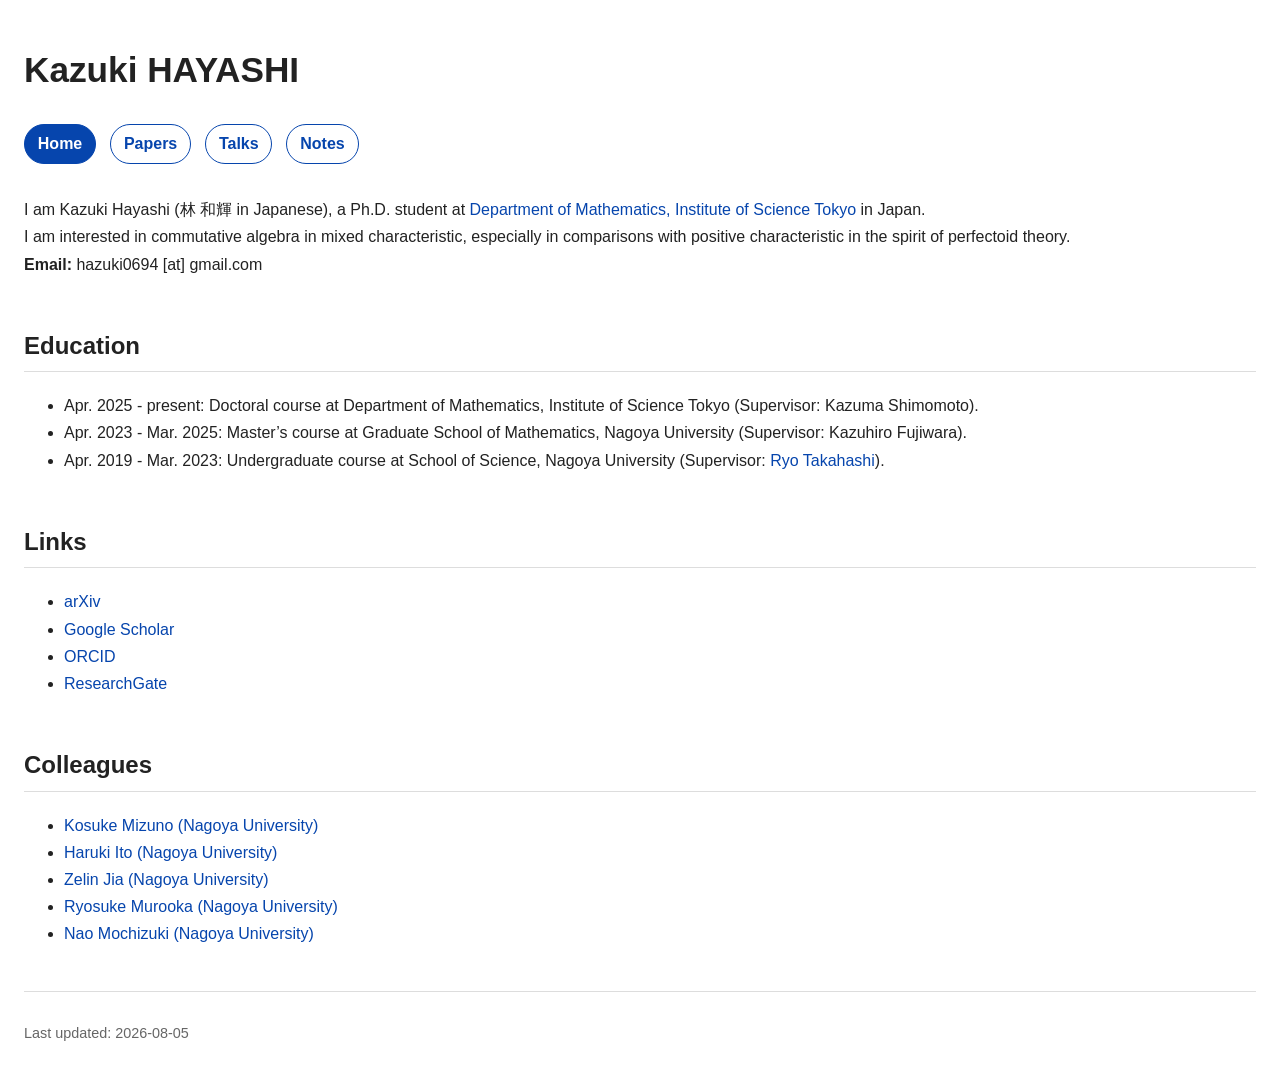
<file: index.html>
<!DOCTYPE html>
<html lang="en"> 
<head>
  <meta charset="UTF-8">
  <title>Kazuki HAYASHI</title>
  <meta name="viewport" content="width=device-width, initial-scale=1.0">
  <link rel="stylesheet" href="style.css">
</head>

<body>
  <header>
    <h1>Kazuki HAYASHI</h1>

    <nav>
      <a href="index.html" class="active">Home</a>
      <a href="papers.html">Papers</a>
      <a href="talks.html">Talks</a>
      <a href="notes.html">Notes</a>
    </nav>
  </header>


<p>
  I am Kazuki Hayashi (林 和輝 in Japanese), a Ph.D. student at 
  <a href="https://www.math.titech.ac.jp/" target="_blank" rel="noopener noreferrer">
    Department of Mathematics, Institute of Science Tokyo</a> in Japan.
  <br>
  I am interested in commutative algebra in mixed characteristic,
  especially in comparisons with positive characteristic in the spirit of perfectoid theory.
  <br>
  <strong>Email:</strong> hazuki0694 [at] gmail.com
</p>

<section>
  <h2>Education</h2>

  <ul>
    <li>
      Apr. 2025 - present: Doctoral course at Department of Mathematics, Institute of Science Tokyo (Supervisor: Kazuma Shimomoto).
    </li>

    <li>
      Apr. 2023 - Mar. 2025: Master’s course at Graduate School of Mathematics, Nagoya University (Supervisor: Kazuhiro Fujiwara).
    </li>

    <li>
      Apr. 2019 - Mar. 2023: Undergraduate course at School of Science, Nagoya University (Supervisor:
      <a href="https://www.math.nagoya-u.ac.jp/~takahashi/" target="_blank" rel="noopener noreferrer">
        Ryo Takahashi</a>).
    </li>
  </ul>
</section>

<section>
  <h2>Links</h2>
  <ul>
    <li>
      <a href="https://arxiv.org/a/hayashi_k_1.html" target="_blank" rel="noopener noreferrer">
        arXiv
      </a>
    </li>
    <li>
      <a href="https://scholar.google.com/citations?user=Pah-WRwAAAAJ&hl=ja" target="_blank" rel="noopener noreferrer">
        Google Scholar
      </a>
    </li>
    <li>
      <a href="https://orcid.org/0009-0005-8432-9595" target="_blank" rel="noopener noreferrer">
        ORCID
      </a>
    </li>
    <li>
      <a href="https://www.researchgate.net/profile/Kazuki-Hayashi-9?ev=prf_overview" target="_blank" rel="noopener noreferrer">
        ResearchGate
      </a>
    </li>

  </ul>
</section>

<section>
  <h2>Colleagues</h2>
  <ul>
    <li>
      <a href="https://sites.google.com/view/kosukemizunohomepage/home" target="_blank" rel="noopener noreferrer">
        Kosuke Mizuno (Nagoya University)
      </a>
    </li>
    <li>
      <a href="https://itouharuki.wordpress.com" target="_blank" rel="noopener noreferrer">
        Haruki Ito (Nagoya University)
      </a>
    </li>
    <li>
      <a href="https://itouharuki.wordpress.com" target="_blank" rel="noopener noreferrer">
        Zelin Jia (Nagoya University)
      </a>
    </li>
    <li>
      <a href="https://murodai.github.io/murookapage/" target="_blank" rel="noopener noreferrer">
        Ryosuke Murooka (Nagoya University)
      </a>
    </li>
    <li>
      <a href="https://naokichi118.github.io/index.html" target="_blank" rel="noopener noreferrer">
        Nao Mochizuki (Nagoya University)
      </a>
    </li>

  </ul>
</section>

  <footer>
    <p>Last updated: 2026-08-05</p>
  </footer>
</body>
</html>
</file>
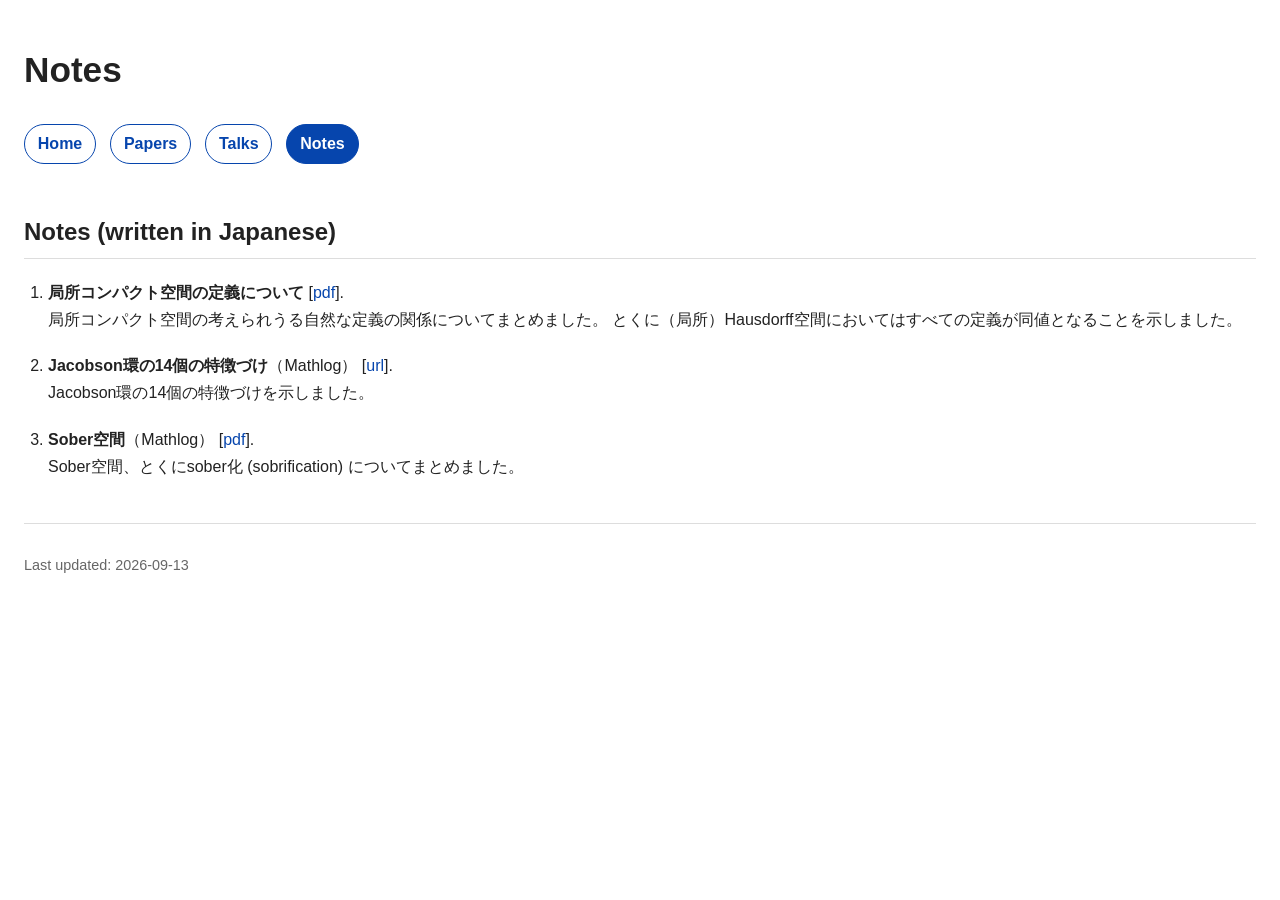
<file: notes.html>
<!DOCTYPE html>
<html lang="en">
<head>
  <meta charset="UTF-8">
  <title>Notes - Kazuki Hayashi</title>
  <meta name="viewport" content="width=device-width, initial-scale=1.0">
  <link rel="stylesheet" href="style.css">
</head>

<body>
  <header>
    <h1>Notes</h1>

    <nav>
      <a href="index.html">Home</a>
      <a href="papers.html">Papers</a>
      <a href="talks.html">Talks</a>
      <a href="notes.html"  class="active">Notes</a>
    </nav>
  </header>


  <main>
    <section>
      <h2>Notes (written in Japanese)</h2>

    <ol class="paper-list">
      <li>
        <span class="paper-title">局所コンパクト空間の定義について</span>
        [<a href="PDF/notes_locally_compact.pdf" target="_blank" rel="noopener noreferrer">pdf</a>].
        <br>
          局所コンパクト空間の考えられうる自然な定義の関係についてまとめました。
          とくに（局所）Hausdorff空間においてはすべての定義が同値となることを示しました。
        </br>
      </li>

      <li>
        <span class="paper-title">Jacobson環の14個の特徴づけ</span>（Mathlog）
        [<a href="https://mathlog.info/articles/EsTVoWbQbtEJaDQcgZ2b" target="_blank" rel="noopener noreferrer">url</a>].
        <br>
          Jacobson環の14個の特徴づけを示しました。
        </br>
      </li>

      <li>
        <span class="paper-title">Sober空間</span>（Mathlog）
        [<a href="PDF/notes_sober.pdf" target="_blank" rel="noopener noreferrer">pdf</a>].
        <br>
          Sober空間、とくにsober化 (sobrification) についてまとめました。
        </br>
      </li>

    </ol>
    </section>
  </main>

  <footer>
    <p>Last updated: 2026-09-13</p>
  </footer>
</body>
</html>
</file>
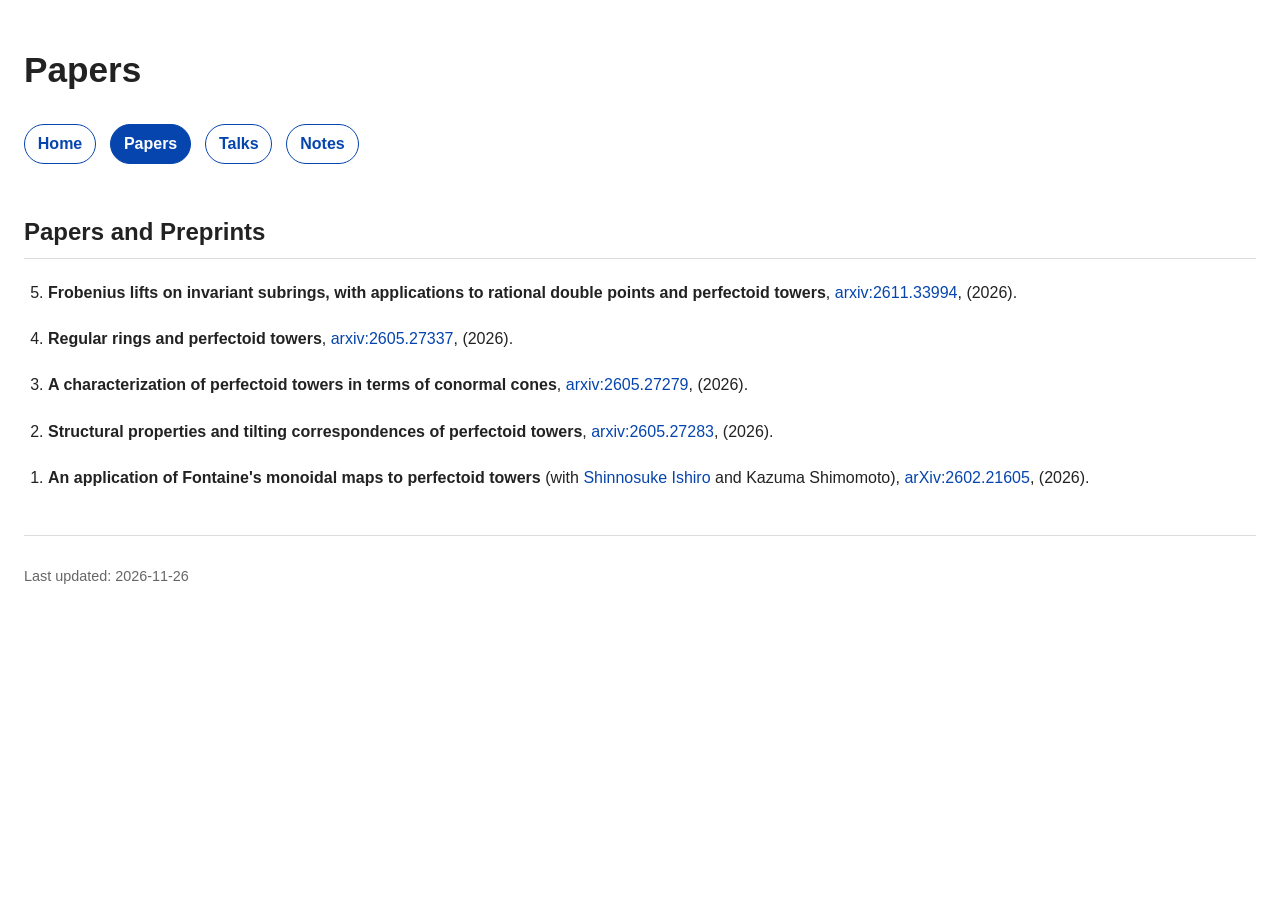
<file: papers.html>
<!DOCTYPE html>
<html lang="en">
<head>
  <meta charset="UTF-8">
  <title>Papers - Kazuki Hayashi</title>
  <meta name="viewport" content="width=device-width, initial-scale=1.0">
  <link rel="stylesheet" href="style.css">
</head>

<body>
  <header>
    <h1>Papers</h1>

    <nav>
      <a href="index.html">Home</a>
      <a href="papers.html" class="active">Papers</a>
      <a href="talks.html">Talks</a>
      <a href="notes.html">Notes</a>
    </nav>
  </header>


  <main>
    <section>
      <h2>Papers and Preprints</h2>

    <ol class="paper-list" reversed>
      <li>
        <span class="paper-title">Frobenius lifts on invariant subrings, with applications to rational double points and perfectoid towers</span>,
        <a href="https://arxiv.org/abs/2611.33994" target="_blank" rel="noopener noreferrer">arxiv:2611.33994</a>,
        (2026).
      </li>
      
      <li>
        <span class="paper-title">Regular rings and perfectoid towers</span>,
        <a href="https://arxiv.org/abs/2605.27337" target="_blank" rel="noopener noreferrer">arxiv:2605.27337</a>,
        (2026).
      </li>

      <li>
        <span class="paper-title">A characterization of perfectoid towers in terms of conormal cones</span>,
        <a href="https://arxiv.org/abs/2605.27279" target="_blank" rel="noopener noreferrer">arxiv:2605.27279</a>,
        (2026).
      </li>
      
      <li>
        <span class="paper-title">Structural properties and tilting correspondences of perfectoid towers</span>,
        <a href="https://arxiv.org/abs/2605.27283" target="_blank" rel="noopener noreferrer">arxiv:2605.27283</a>,
        (2026).
      </li>

      <li>
        <span class="paper-title">An application of Fontaine's monoidal maps to perfectoid towers</span>
        (with <a href="https://math-ishiro.github.io" target="_blank" rel="noopener noreferrer">Shinnosuke Ishiro</a> and Kazuma Shimomoto),
        <a href="https://arxiv.org/abs/2602.21605" target="_blank" rel="noopener noreferrer">arXiv:2602.21605</a>,
        (2026).
      </li>
    </ol>
    </section>
  </main>

  <footer>
    <p>Last updated: 2026-11-26</p>
  </footer>
</body>
</html>
</file>
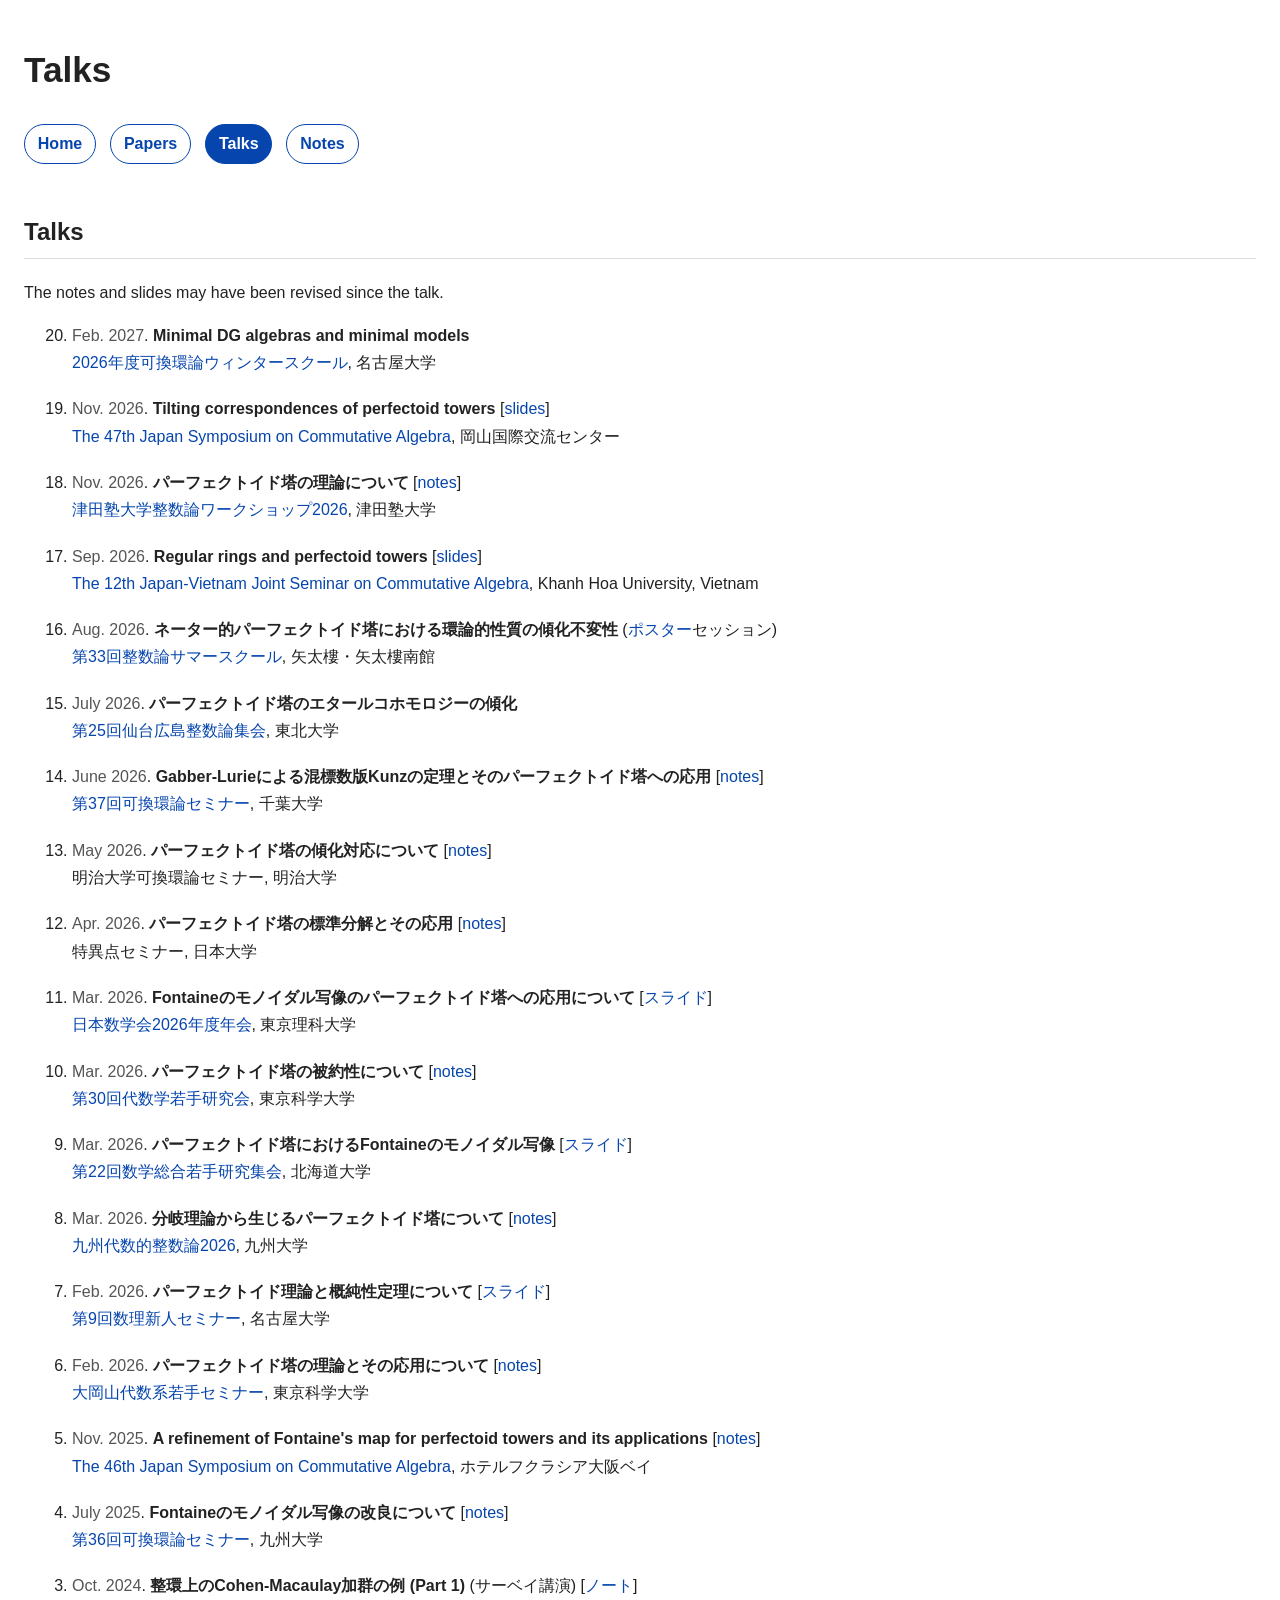
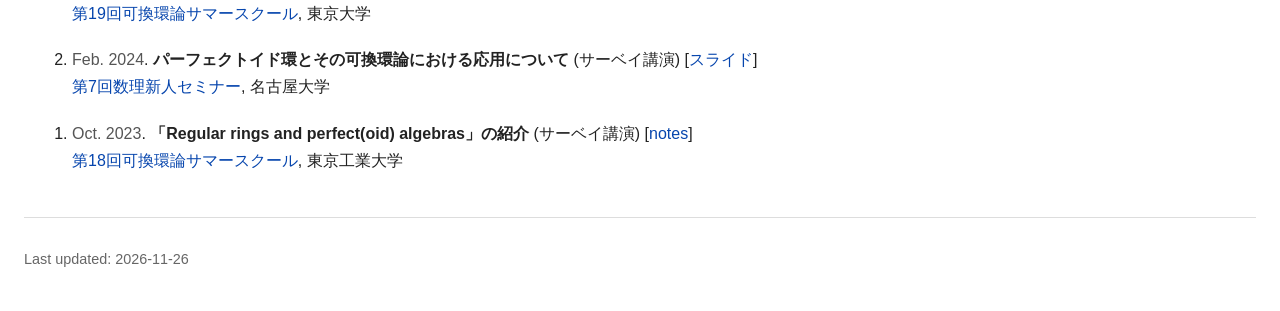
<file: talks.html>
<!DOCTYPE html>
<html lang="ja">
<head>
  <meta charset="UTF-8">
  <title>Talks - Kazuki Hayashi</title>
  <meta name="viewport" content="width=device-width, initial-scale=1.0">
  <link rel="stylesheet" href="style.css">
</head>

<body>
  <header>
    <h1>Talks</h1>

    <nav>
      <a href="index.html">Home</a>
      <a href="papers.html">Papers</a>
      <a href="talks.html" class="active">Talks</a>
      <a href="notes.html">Notes</a>
    </nav>
  </header>

  <main>
    <section>
      <h2>Talks</h2>
      
      <p>
        The notes and slides may have been revised since the talk.
      </p>

<ol class="talk-list" reversed>

      <ol class="talk-list" reversed>  
        <li>
          <span class="meta">Feb. 2027</span>.
          <span class="talk-title">Minimal DG algebras and minimal models</span>
          <br>
            <a href="https://sites.google.com/view/comm-ring-winter-school-2026" target="_blank" rel="noopener noreferrer">2026年度可換環論ウィンタースクール</a>,
          名古屋大学
          </br>
        </li>
        <li>
          <span class="meta">Nov. 2026</span>.
          <span class="talk-title">Tilting correspondences of perfectoid towers</span>
          [<a href="PDF/slides_20261124.pdf" target="_blank" rel="noopener noreferrer">slides</a>]
          <br>
            <a href="https://sites.google.com/view/the-47th-japan-symposium-on-co/english" target="_blank" rel="noopener noreferrer">The 47th Japan Symposium on Commutative Algebra</a>,
          岡山国際交流センター
          </br>
        </li>
        
        <li>
          <span class="meta">Nov. 2026</span>.
          <span class="talk-title">パーフェクトイド塔の理論について</span>
          [<a href="PDF/notes_20261121.pdf" target="_blank" rel="noopener noreferrer">notes</a>]
          <br>
            <a href="https://edu.tsuda.ac.jp/~t-hara/TsudaNT/2026/index.html" target="_blank" rel="noopener noreferrer">津田塾大学整数論ワークショップ2026</a>,
          津田塾大学
          </br>
        </li>
        
        <li>
          <span class="meta">Sep. 2026</span>.
          <span class="talk-title">Regular rings and perfectoid towers</span>
          [<a href="PDF/slides_20260910.pdf" target="_blank" rel="noopener noreferrer">slides</a>]
          <br>
            <a href="https://math.ac.vn/conference/JV2026" target="_blank" rel="noopener noreferrer">The 12th Japan-Vietnam Joint Seminar on Commutative Algebra</a>,
          Khanh Hoa University, Vietnam
          </br>
        </li>
        
        <li>
          <span class="meta">Aug. 2026</span>.
          <span class="talk-title">ネーター的パーフェクトイド塔における環論的性質の傾化不変性</span> (<a href="PDF/slides_20260824.pdf" target="_blank" rel="noopener noreferrer">ポスター</a>セッション)
          <br>
            <a href="https://edu.tsuda.ac.jp/~t-hara/ss2026/index.html" target="_blank" rel="noopener noreferrer">第33回整数論サマースクール</a>,
          矢太樓・矢太樓南館
          </br>
        </li>
        
        <li>
          <span class="meta">July 2026</span>.
          <span class="talk-title">パーフェクトイド塔のエタールコホモロジーの傾化</span>
          <br>
            <a href="https://hiro2.pm.tokushima-u.ac.jp/~hiroki/hiroshima26.html" target="_blank" rel="noopener noreferrer">第25回仙台広島整数論集会</a>,
          東北大学
          </br>
        </li>
        
        <li>
          <span class="meta">June 2026</span>.
          <span class="talk-title">Gabber-Lurieによる混標数版Kunzの定理とそのパーフェクトイド塔への応用</span>
          [<a href="PDF/notes_20260602.pdf" target="_blank" rel="noopener noreferrer">notes</a>]
          <br>
            <a href="https://sites.google.com/view/scrtjpn2026/" target="_blank" rel="noopener noreferrer">第37回可換環論セミナー</a>,
          千葉大学
          </br>
        </li>

        <li>
          <span class="meta">May 2026</span>.
          <span class="talk-title">パーフェクトイド塔の傾化対応について</span>
          [<a href="PDF/notes_20260523.pdf" target="_blank" rel="noopener noreferrer">notes</a>]
          <br>
            明治大学可換環論セミナー, 明治大学
          </br>
        </li>
        
        <li>
          <span class="meta">Apr. 2026</span>.
          <span class="talk-title">パーフェクトイド塔の標準分解とその応用</span>
          [<a href="PDF/notes_20260427.pdf" target="_blank" rel="noopener noreferrer">notes</a>]
          <br>
            特異点セミナー, 日本大学
          </br>
        </li>
        
        <li>
          <span class="meta">Mar. 2026</span>.
          <span class="talk-title">Fontaineのモノイダル写像のパーフェクトイド塔への応用について</span>
          [<a href="PDF/slides_20260326.pdf" target="_blank" rel="noopener noreferrer">スライド</a>]
          <br>
            <a href="https://www.mathsoc.jp/activity/meeting/tus26mar/" target="_blank" rel="noopener noreferrer">日本数学会2026年度年会</a>,
          東京理科大学
          </br>
        </li>

        <li>
          <span class="meta">Mar. 2026</span>.
          <span class="talk-title">パーフェクトイド塔の被約性について</span>
          [<a href="PDF/notes_20260310.pdf" target="_blank" rel="noopener noreferrer">notes</a>]
          <br>
            <a href="https://sites.google.com/view/daisuuwakate2026" target="_blank" rel="noopener noreferrer">第30回代数学若手研究会</a>,
          東京科学大学
          </br>
        </li>
        
        <li>
          <span class="meta">Mar. 2026</span>.
          <span class="talk-title">パーフェクトイド塔におけるFontaineのモノイダル写像</span>
          [<a href="PDF/slides_20260307.pdf" target="_blank" rel="noopener noreferrer">スライド</a>]
          <br>
            <a href="https://www.math.sci.hokudai.ac.jp/~wakate/mcyr/2026/ja/index.html" target="_blank" rel="noopener noreferrer">第22回数学総合若手研究集会</a>,
          北海道大学
          </br>
        </li>

        <li>
          <span class="meta">Mar. 2026</span>.
          <span class="talk-title">分岐理論から生じるパーフェクトイド塔について</span>
          [<a href="PDF/notes_20260303.pdf" target="_blank" rel="noopener noreferrer">notes</a>]
          <br>
            <a href="https://sites.google.com/view/kyushuant2026" target="_blank" rel="noopener noreferrer">九州代数的整数論2026</a>,
          九州大学
          </br>
        </li>
        
        <li>
          <span class="meta">Feb. 2026</span>.
          <span class="talk-title">パーフェクトイド理論と概純性定理について</span>
          [<a href="PDF/slides_20260219.pdf" target="_blank" rel="noopener noreferrer">スライド</a>]
          <br>
            <a href="https://sites.google.com/view/math-graduate/MATHSCI-FRESHMAN-SEMINAR/2026" target="_blank" rel="noopener noreferrer">第9回数理新人セミナー</a>,
          名古屋大学
          </br>
        </li>
        
        <li>
          <span class="meta">Feb. 2026</span>.
          <span class="talk-title">パーフェクトイド塔の理論とその応用について</span>
          [<a href="PDF/notes_20260206.pdf" target="_blank" rel="noopener noreferrer">notes</a>]
          <br>
            <a href="https://sites.google.com/view/ookayama-alge-young-reseachers/home" target="_blank" rel="noopener noreferrer">大岡山代数系若手セミナー</a>,
            東京科学大学
          </br>
        </li>

        <li>
          <span class="meta">Nov. 2025</span>.
          <span class="talk-title">A refinement of Fontaine's map for perfectoid towers and its applications</span>
          [<a href="PDF/notes_20251122.pdf" target="_blank" rel="noopener noreferrer">notes</a>]
          <br>
            <a href="https://skumashiro.github.io/casymp46.github.io/english.html" target="_blank" rel="noopener noreferrer">The 46th Japan Symposium on Commutative Algebra</a>,
          ホテルフクラシア大阪ベイ
          </br>
        </li>
        
        <li>
          <span class="meta">July 2025</span>.
          <span class="talk-title">Fontaineのモノイダル写像の改良について</span>
          [<a href="PDF/notes_20250702.pdf" target="_blank" rel="noopener noreferrer">notes</a>]
          <br>
            <a href="https://sites.google.com/view/scrtjpn2025/home" target="_blank" rel="noopener noreferrer">第36回可換環論セミナー</a>,
          九州大学
          </br>
        </li>
        
        <li>
          <span class="meta">Oct. 2024</span>.
          <span class="talk-title">整環上のCohen-Macaulay加群の例 (Part 1)</span> (サーベイ講演)
          [<a href="PDF/notes_20240821.pdf" target="_blank" rel="noopener noreferrer">ノート</a>]
          <br>
            <a href="https://sites.google.com/view/comm-ring-summer-school-2024" target="_blank" rel="noopener noreferrer">第19回可換環論サマースクール</a>,
          東京大学
          </br>
        </li>

        <li>
          <span class="meta">Feb. 2024</span>.
          <span class="talk-title">パーフェクトイド環とその可換環論における応用について</span> (サーベイ講演)
          [<a href="PDF/slides_20240216.pdf" target="_blank" rel="noopener noreferrer">スライド</a>]
          <br>
            <a href="https://sites.google.com/view/math-graduate/MATHSCI-FRESHMAN-SEMINAR/2024" target="_blank" rel="noopener noreferrer">第7回数理新人セミナー</a>,
          名古屋大学
          </br>
        </li>

        <li>
          <span class="meta">Oct. 2023</span>.
          <span class="talk-title">「Regular rings and perfect(oid) algebras」の紹介</span> (サーベイ講演)
          [<a href="PDF/notes_20230827.pdf" target="_blank" rel="noopener noreferrer">notes</a>]
          <br>
            <a href="https://ryo1203.github.io/html/summer_school_2023.html" target="_blank" rel="noopener noreferrer">第18回可換環論サマースクール</a>,
          東京工業大学
          </br>
        </li>
      </ol>
    </section>
  </main>

  <footer>
    <p>Last updated: 2026-11-26</p>
  </footer>
</body>
</html>
</file>
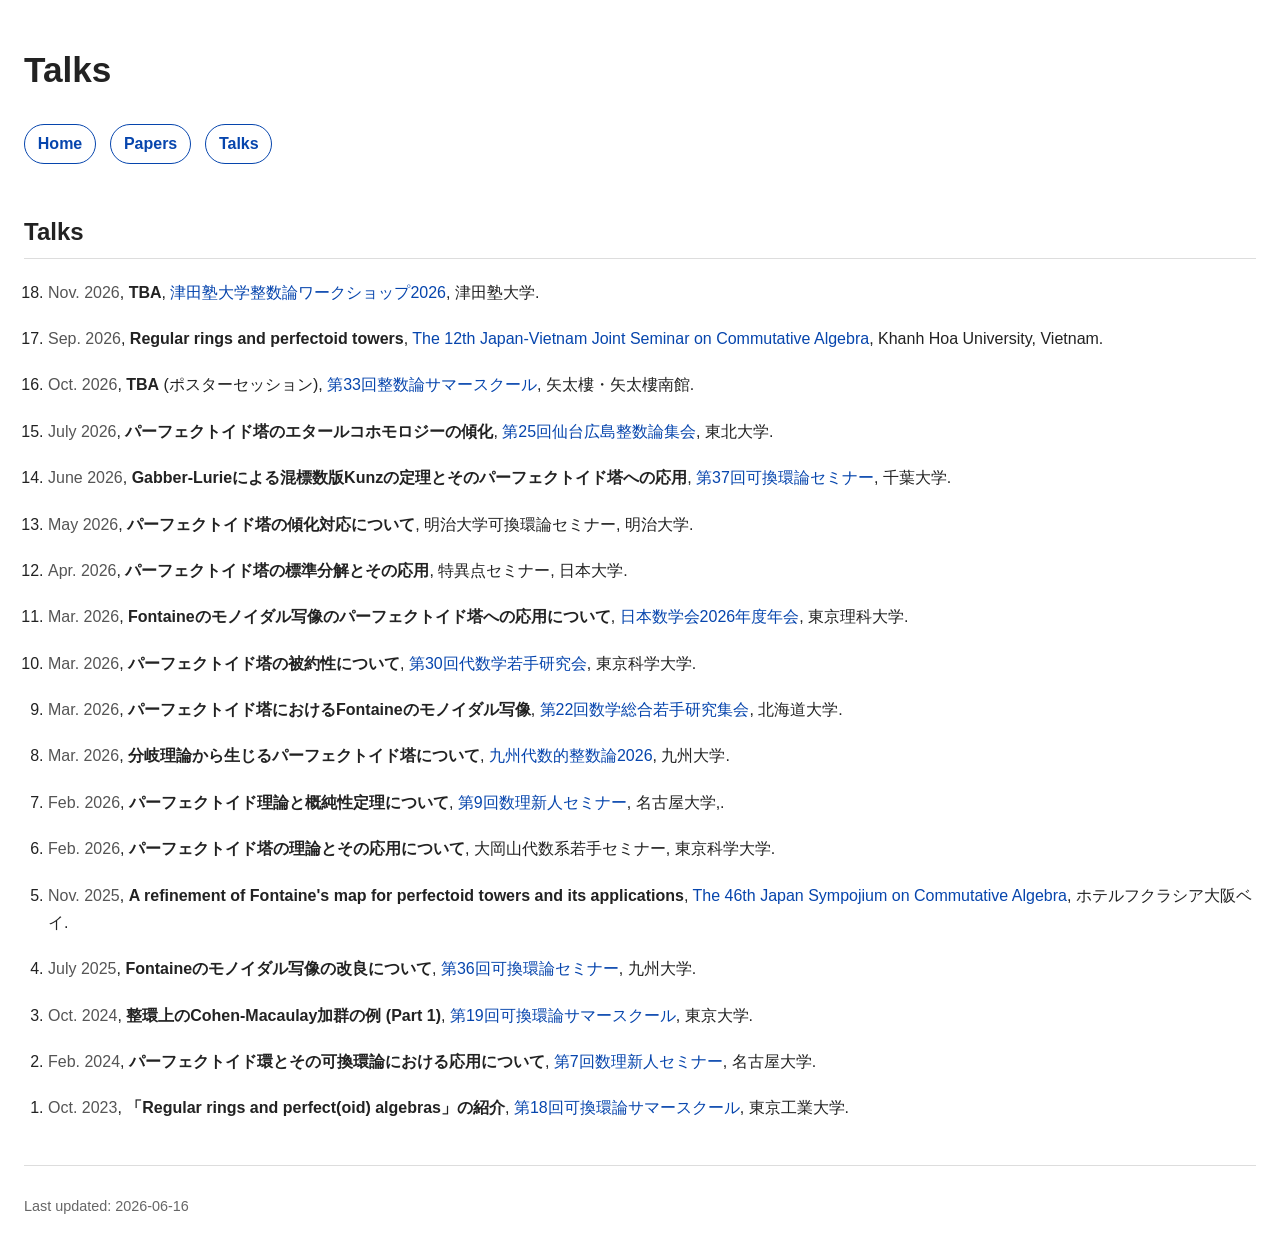
<file: talks_.html>
<!DOCTYPE html>
<html lang="en">
<head>
  <meta charset="UTF-8">
  <title>Talks - Kazuki Hayashi</title>
  <meta name="viewport" content="width=device-width, initial-scale=1.0">
  <link rel="stylesheet" href="style.css">
</head>

<body>
  <header>
    <h1>Talks</h1>

    <nav>
      <a href="index.html">Home</a>
      <a href="papers.html">Papers</a>
      <a href="talks.html">Talks</a>
    </nav>
  </header>

  <main>
    <section>
      <h2>Talks</h2>

      <ol class="talk-list" reversed>        
        <li>
          <span class="meta">Nov. 2026</span>,
          <span class="talk-title">TBA</span>,
          <a href="https://edu.tsuda.ac.jp/~t-hara/TsudaNT/2026/index.html" target="_blank" rel="noopener noreferrer">津田塾大学整数論ワークショップ2026</a>,
          津田塾大学.
        </li>
        
        <li>
          <span class="meta">Sep. 2026</span>,
          <span class="talk-title">Regular rings and perfectoid towers</span>,
          <a href="https://math.ac.vn/conference/JV2026" target="_blank" rel="noopener noreferrer">The 12th Japan-Vietnam Joint Seminar on Commutative Algebra</a>,
          Khanh Hoa University, Vietnam.
        </li>
        
        <li>
          <span class="meta">Oct. 2026</span>,
          <span class="talk-title">TBA</span> (ポスターセッション),
          <a href="https://edu.tsuda.ac.jp/~t-hara/ss2026/index.html" target="_blank" rel="noopener noreferrer">第33回整数論サマースクール</a>,
          矢太樓・矢太樓南館.
        </li>
        
        <li>
          <span class="meta">July 2026</span>,
          <span class="talk-title">パーフェクトイド塔のエタールコホモロジーの傾化</span>,
          <a href="https://hiro2.pm.tokushima-u.ac.jp/~hiroki/hiroshima26.html" target="_blank" rel="noopener noreferrer">第25回仙台広島整数論集会</a>,
          東北大学.
        </li>
        <li>
          <span class="meta">June 2026</span>,
          <span class="talk-title">Gabber-Lurieによる混標数版Kunzの定理とそのパーフェクトイド塔への応用</span>,
          <a href="https://sites.google.com/view/scrtjpn2026/" target="_blank" rel="noopener noreferrer">第37回可換環論セミナー</a>,
          千葉大学.
        </li>

        <li>
          <span class="meta">May 2026</span>,
          <span class="talk-title">パーフェクトイド塔の傾化対応について</span>,
          明治大学可換環論セミナー,
          明治大学.
        </li>
        
        <li>
          <span class="meta">Apr. 2026</span>,
          <span class="talk-title">パーフェクトイド塔の標準分解とその応用</span>,
          特異点セミナー,
          日本大学.
        </li>
        
        <li>
          <span class="meta">Mar. 2026</span>,
          <span class="talk-title">Fontaineのモノイダル写像のパーフェクトイド塔への応用について</span>,
          <a href="https://www.mathsoc.jp/activity/meeting/tus26mar/" target="_blank" rel="noopener noreferrer">日本数学会2026年度年会</a>,
          東京理科大学.
        </li>

        <li>
          <span class="meta">Mar. 2026</span>,
          <span class="talk-title">パーフェクトイド塔の被約性について</span>,
          <a href="https://sites.google.com/view/daisuuwakate2026" target="_blank" rel="noopener noreferrer">第30回代数学若手研究会</a>,
          東京科学大学.
        </li>
        <li>
          <span class="meta">Mar. 2026</span>,
          <span class="talk-title">パーフェクトイド塔におけるFontaineのモノイダル写像</span>,
          <a href="https://www.math.sci.hokudai.ac.jp/~wakate/mcyr/2026/ja/index.html" target="_blank" rel="noopener noreferrer">第22回数学総合若手研究集会</a>,
          北海道大学.
        </li>

        <li>
          <span class="meta">Mar. 2026</span>,
          <span class="talk-title">分岐理論から生じるパーフェクトイド塔について</span>,
          <a href="https://sites.google.com/view/kyushuant2026" target="_blank" rel="noopener noreferrer">九州代数的整数論2026</a>,
          九州大学.
        </li>
        
        <li>
          <span class="meta">Feb. 2026</span>,
          <span class="talk-title">パーフェクトイド理論と概純性定理について</span>,
          <a href="https://sites.google.com/view/math-graduate/MATHSCI-FRESHMAN-SEMINAR/2026" target="_blank" rel="noopener noreferrer">第9回数理新人セミナー</a>,
          名古屋大学,.
        </li>
        
        <li>
          <span class="meta">Feb. 2026</span>,
          <span class="talk-title">パーフェクトイド塔の理論とその応用について</span>,
          大岡山代数系若手セミナー,
          東京科学大学.
        </li>

        <li>
          <span class="meta">Nov. 2025</span>,
          <span class="talk-title">A refinement of Fontaine's map for perfectoid towers and its applications</span>,
          <a href="https://skumashiro.github.io/casymp46.github.io/english.html" target="_blank" rel="noopener noreferrer">The 46th Japan Sympojium on Commutative Algebra</a>,
          ホテルフクラシア大阪ベイ.
        </li>
        
        <li>
          <span class="meta">July 2025</span>,
          <span class="talk-title">Fontaineのモノイダル写像の改良について</span>,
          <a href="https://sites.google.com/view/scrtjpn2025/home" target="_blank" rel="noopener noreferrer">第36回可換環論セミナー</a>,
          九州大学.
        </li>
        
        <li>
          <span class="meta">Oct. 2024</span>,
          <span class="talk-title">整環上のCohen-Macaulay加群の例 (Part 1)</span>,
          <a href="https://sites.google.com/view/comm-ring-summer-school-2024" target="_blank" rel="noopener noreferrer">第19回可換環論サマースクール</a>,
          東京大学.
        </li>

        <li>
          <span class="meta">Feb. 2024</span>,
          <span class="talk-title">パーフェクトイド環とその可換環論における応用について</span>,
          <a href="https://sites.google.com/view/math-graduate/MATHSCI-FRESHMAN-SEMINAR/2024" target="_blank" rel="noopener noreferrer">第7回数理新人セミナー</a>,
          名古屋大学.
        </li>

        <li>
          <span class="meta">Oct. 2023</span>,
          <span class="talk-title">「Regular rings and perfect(oid) algebras」の紹介</span>,
          <a href="https://ryo1203.github.io/html/summer_school_2023.html" target="_blank" rel="noopener noreferrer">第18回可換環論サマースクール</a>,
          東京工業大学.
        </li>
      </ol>
    </section>
  </main>

  <footer>
    <p>Last updated: 2026-06-16</p>
  </footer>
</body>
</html>
</file>
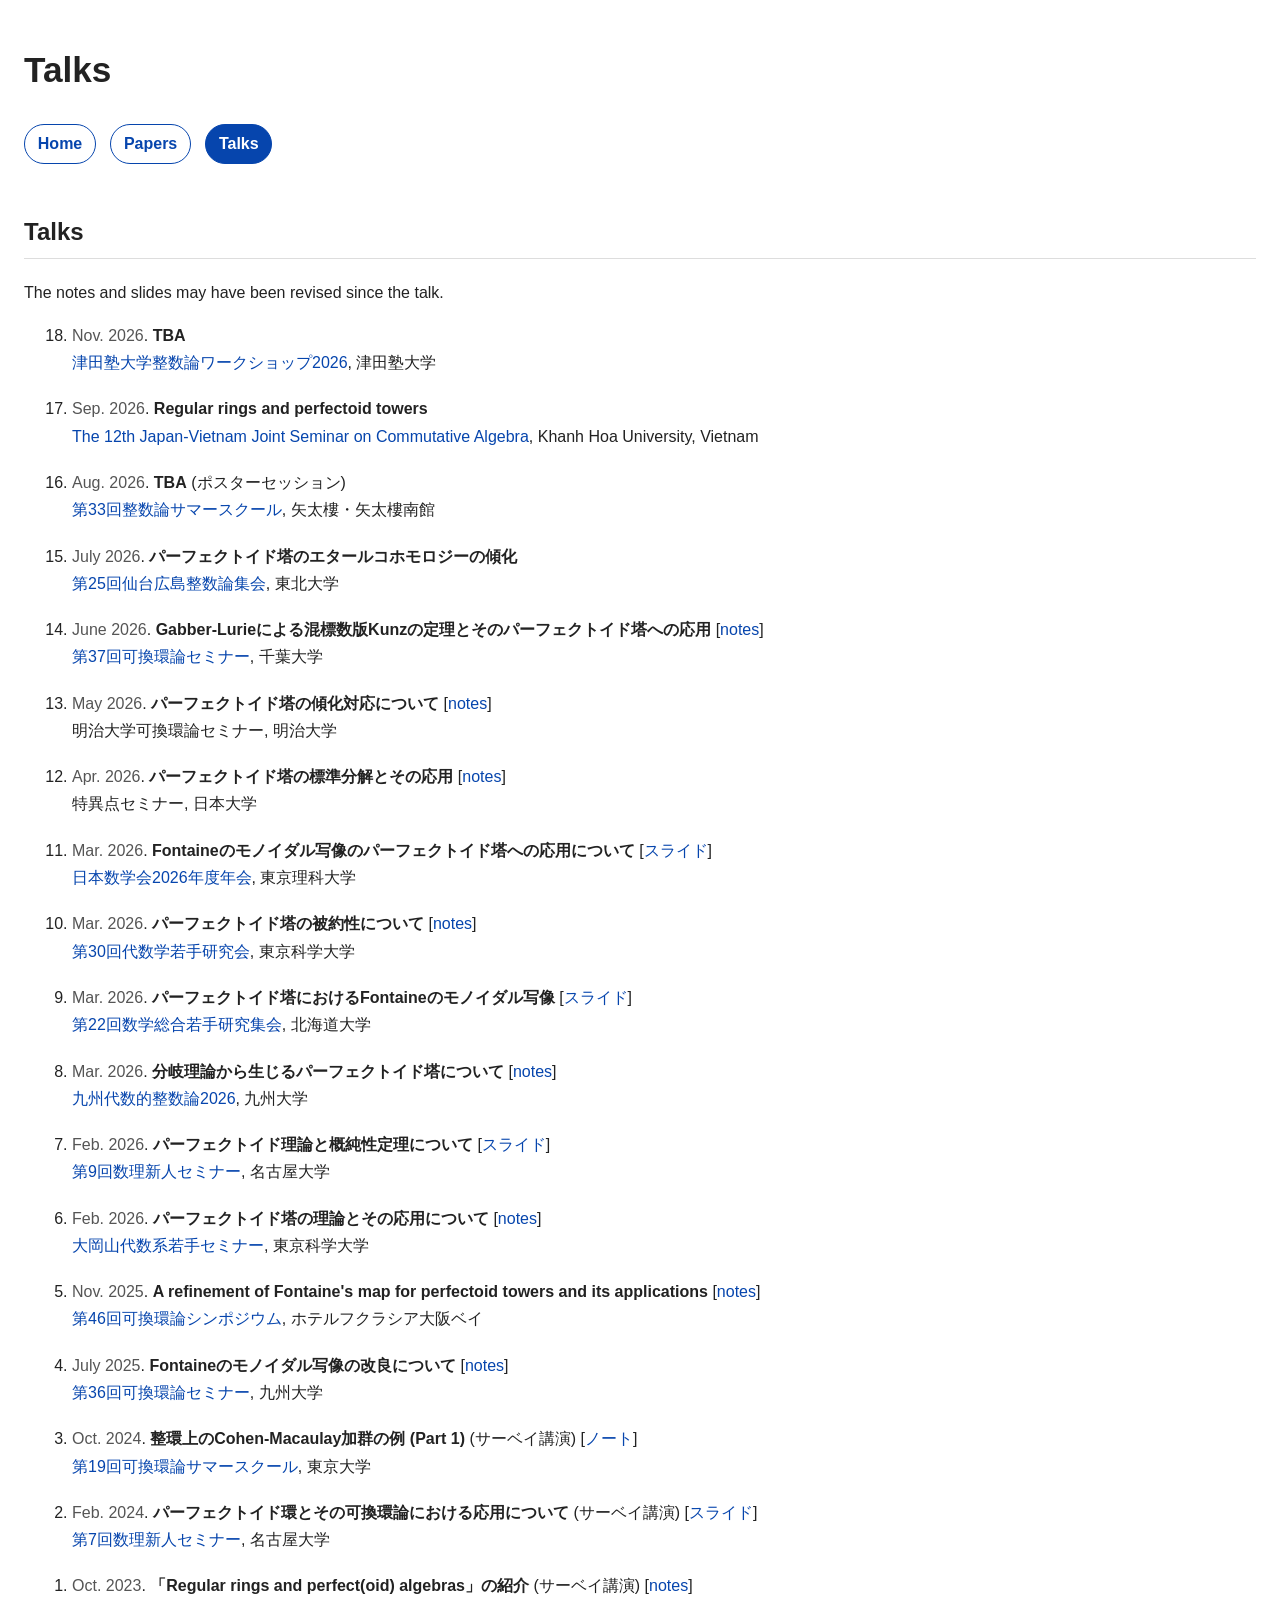
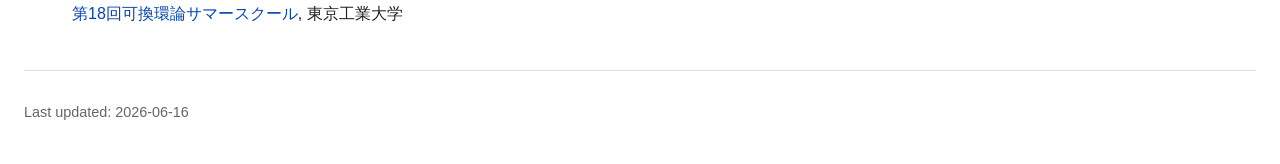
<file: talks_ja.html>
<!DOCTYPE html>
<html lang="ja">
<head>
  <meta charset="UTF-8">
  <title>Talks - Kazuki Hayashi</title>
  <meta name="viewport" content="width=device-width, initial-scale=1.0">
  <link rel="stylesheet" href="style.css">
</head>

<body>
  <header>
    <h1>Talks</h1>

    <nav>
      <a href="index.html">Home</a>
      <a href="papers.html">Papers</a>
      <a href="talks_ja.html" class="active">Talks</a>
    </nav>
  </header>

  <main>
    <section>
      <h2>Talks</h2>
      
      <p>
        The notes and slides may have been revised since the talk.
      </p>

<ol class="talk-list" reversed>

      <ol class="talk-list" reversed>        
        <li>
          <span class="meta">Nov. 2026</span>.
          <span class="talk-title">TBA</span>
          <br>
            <a href="https://edu.tsuda.ac.jp/~t-hara/TsudaNT/2026/index.html" target="_blank" rel="noopener noreferrer">津田塾大学整数論ワークショップ2026</a>,
          津田塾大学
          </br>
        </li>
        
        <li>
          <span class="meta">Sep. 2026</span>.
          <span class="talk-title">Regular rings and perfectoid towers</span>
          <br>
            <a href="https://math.ac.vn/conference/JV2026" target="_blank" rel="noopener noreferrer">The 12th Japan-Vietnam Joint Seminar on Commutative Algebra</a>,
          Khanh Hoa University, Vietnam
          </br>
        </li>
        
        <li>
          <span class="meta">Aug. 2026</span>.
          <span class="talk-title">TBA</span> (ポスターセッション)
          <br>
            <a href="https://edu.tsuda.ac.jp/~t-hara/ss2026/index.html" target="_blank" rel="noopener noreferrer">第33回整数論サマースクール</a>,
          矢太樓・矢太樓南館
          </br>
        </li>
        
        <li>
          <span class="meta">July 2026</span>.
          <span class="talk-title">パーフェクトイド塔のエタールコホモロジーの傾化</span>
          <br>
            <a href="https://hiro2.pm.tokushima-u.ac.jp/~hiroki/hiroshima26.html" target="_blank" rel="noopener noreferrer">第25回仙台広島整数論集会</a>,
          東北大学
          </br>
        </li>
        
        <li>
          <span class="meta">June 2026</span>.
          <span class="talk-title">Gabber-Lurieによる混標数版Kunzの定理とそのパーフェクトイド塔への応用</span>
          [<a href="PDF/notes_20260602.pdf" target="_blank" rel="noopener noreferrer">notes</a>]
          <br>
            <a href="https://sites.google.com/view/scrtjpn2026/" target="_blank" rel="noopener noreferrer">第37回可換環論セミナー</a>,
          千葉大学
          </br>
        </li>

        <li>
          <span class="meta">May 2026</span>.
          <span class="talk-title">パーフェクトイド塔の傾化対応について</span>
          [<a href="PDF/notes_20260523.pdf" target="_blank" rel="noopener noreferrer">notes</a>]
          <br>
            明治大学可換環論セミナー, 明治大学
          </br>
        </li>
        
        <li>
          <span class="meta">Apr. 2026</span>.
          <span class="talk-title">パーフェクトイド塔の標準分解とその応用</span>
          [<a href="PDF/notes_20260427.pdf" target="_blank" rel="noopener noreferrer">notes</a>]
          <br>
            特異点セミナー, 日本大学
          </br>
        </li>
        
        <li>
          <span class="meta">Mar. 2026</span>.
          <span class="talk-title">Fontaineのモノイダル写像のパーフェクトイド塔への応用について</span>
          [<a href="PDF/slides_20260326.pdf" target="_blank" rel="noopener noreferrer">スライド</a>]
          <br>
            <a href="https://www.mathsoc.jp/activity/meeting/tus26mar/" target="_blank" rel="noopener noreferrer">日本数学会2026年度年会</a>,
          東京理科大学
          </br>
        </li>

        <li>
          <span class="meta">Mar. 2026</span>.
          <span class="talk-title">パーフェクトイド塔の被約性について</span>
          [<a href="PDF/notes_20260310.pdf" target="_blank" rel="noopener noreferrer">notes</a>]
          <br>
            <a href="https://sites.google.com/view/daisuuwakate2026" target="_blank" rel="noopener noreferrer">第30回代数学若手研究会</a>,
          東京科学大学
          </br>
        </li>
        
        <li>
          <span class="meta">Mar. 2026</span>.
          <span class="talk-title">パーフェクトイド塔におけるFontaineのモノイダル写像</span>
          [<a href="PDF/slides_20260307.pdf" target="_blank" rel="noopener noreferrer">スライド</a>]
          <br>
            <a href="https://www.math.sci.hokudai.ac.jp/~wakate/mcyr/2026/ja/index.html" target="_blank" rel="noopener noreferrer">第22回数学総合若手研究集会</a>,
          北海道大学
          </br>
        </li>

        <li>
          <span class="meta">Mar. 2026</span>.
          <span class="talk-title">分岐理論から生じるパーフェクトイド塔について</span>
          [<a href="PDF/notes_20260303.pdf" target="_blank" rel="noopener noreferrer">notes</a>]
          <br>
            <a href="https://sites.google.com/view/kyushuant2026" target="_blank" rel="noopener noreferrer">九州代数的整数論2026</a>,
          九州大学
          </br>
        </li>
        
        <li>
          <span class="meta">Feb. 2026</span>.
          <span class="talk-title">パーフェクトイド理論と概純性定理について</span>
          [<a href="PDF/slides_20260219.pdf" target="_blank" rel="noopener noreferrer">スライド</a>]
          <br>
            <a href="https://sites.google.com/view/math-graduate/MATHSCI-FRESHMAN-SEMINAR/2026" target="_blank" rel="noopener noreferrer">第9回数理新人セミナー</a>,
          名古屋大学
          </br>
        </li>
        
        <li>
          <span class="meta">Feb. 2026</span>.
          <span class="talk-title">パーフェクトイド塔の理論とその応用について</span>
          [<a href="PDF/notes_20260206.pdf" target="_blank" rel="noopener noreferrer">notes</a>]
          <br>
            <a href="https://sites.google.com/view/ookayama-alge-young-reseachers/home" target="_blank" rel="noopener noreferrer">大岡山代数系若手セミナー</a>,
            東京科学大学
          </br>
        </li>

        <li>
          <span class="meta">Nov. 2025</span>.
          <span class="talk-title">A refinement of Fontaine's map for perfectoid towers and its applications</span>
          [<a href="PDF/notes_20251122.pdf" target="_blank" rel="noopener noreferrer">notes</a>]
          <br>
            <a href="https://skumashiro.github.io/casymp46.github.io/english.html" target="_blank" rel="noopener noreferrer">第46回可換環論シンポジウム</a>,
          ホテルフクラシア大阪ベイ
          </br>
        </li>
        
        <li>
          <span class="meta">July 2025</span>.
          <span class="talk-title">Fontaineのモノイダル写像の改良について</span>
          [<a href="PDF/notes_20250702.pdf" target="_blank" rel="noopener noreferrer">notes</a>]
          <br>
            <a href="https://sites.google.com/view/scrtjpn2025/home" target="_blank" rel="noopener noreferrer">第36回可換環論セミナー</a>,
          九州大学
          </br>
        </li>
        
        <li>
          <span class="meta">Oct. 2024</span>.
          <span class="talk-title">整環上のCohen-Macaulay加群の例 (Part 1)</span> (サーベイ講演)
          [<a href="PDF/notes_20240821.pdf" target="_blank" rel="noopener noreferrer">ノート</a>]
          <br>
            <a href="https://sites.google.com/view/comm-ring-summer-school-2024" target="_blank" rel="noopener noreferrer">第19回可換環論サマースクール</a>,
          東京大学
          </br>
        </li>

        <li>
          <span class="meta">Feb. 2024</span>.
          <span class="talk-title">パーフェクトイド環とその可換環論における応用について</span> (サーベイ講演)
          [<a href="PDF/slides_20240216.pdf" target="_blank" rel="noopener noreferrer">スライド</a>]
          <br>
            <a href="https://sites.google.com/view/math-graduate/MATHSCI-FRESHMAN-SEMINAR/2024" target="_blank" rel="noopener noreferrer">第7回数理新人セミナー</a>,
          名古屋大学
          </br>
        </li>

        <li>
          <span class="meta">Oct. 2023</span>.
          <span class="talk-title">「Regular rings and perfect(oid) algebras」の紹介</span> (サーベイ講演)
          [<a href="PDF/notes_20230827.pdf" target="_blank" rel="noopener noreferrer">notes</a>]
          <br>
            <a href="https://ryo1203.github.io/html/summer_school_2023.html" target="_blank" rel="noopener noreferrer">第18回可換環論サマースクール</a>,
          東京工業大学
          </br>
        </li>
      </ol>
    </section>
  </main>

  <footer>
    <p>Last updated: 2026-06-16</p>
  </footer>
</body>
</html>
</file>
<file: style.css>
body {
  max-width: none;
  margin: 40px auto;
  padding: 0 24px;
  font-family: -apple-system, BlinkMacSystemFont, "Segoe UI", sans-serif;
  line-height: 1.7;
  color: #222;
  background: #fff;
}

header {
  margin-bottom: 2em;
}

h1 {
  font-size: 2.2em;
  margin-bottom: 0.2em;
}

h2 {
  margin-top: 2em;
  border-bottom: 1px solid #ddd;
  padding-bottom: 0.2em;
}

a {
  color: #0645ad;
  text-decoration: none;
}

a:hover {
  text-decoration: underline;
}

nav {
  margin-top: 1.5em;
  margin-bottom: 2em;
}

nav a {
  display: inline-block;
  margin-right: 0.6em;
  padding: 0.35em 0.8em;
  border: 1px solid #0645ad;
  border-radius: 999px;
  color: #0645ad;
  font-weight: 600;
  text-decoration: none;
}

nav a:hover {
  background: #dbeafe;
  color: #0645ad;
  text-decoration: none;
}

nav a.active {
  background: #0645ad;
  color: #fff;
  border-color: #0645ad;
  font-weight: 700;
}

nav a.active:hover {
  background: #0645ad;
  color: #fff;
  border-color: #0645ad;
  text-decoration: none;
}

.subtitle {
  color: #555;
  margin-top: 0;
}

.paper-list,
.talk-list {
  padding-left: 1.5em;
}

.paper-list li,
.talk-list li {
  margin-bottom: 1.2em;
}

.paper-title,
.talk-title {
  font-weight: 600;
}

.meta {
  color: #555;
}

footer {
  margin-top: 3em;
  padding-top: 1em;
  border-top: 1px solid #ddd;
  color: #666;
  font-size: 0.9em;
}
</file>
